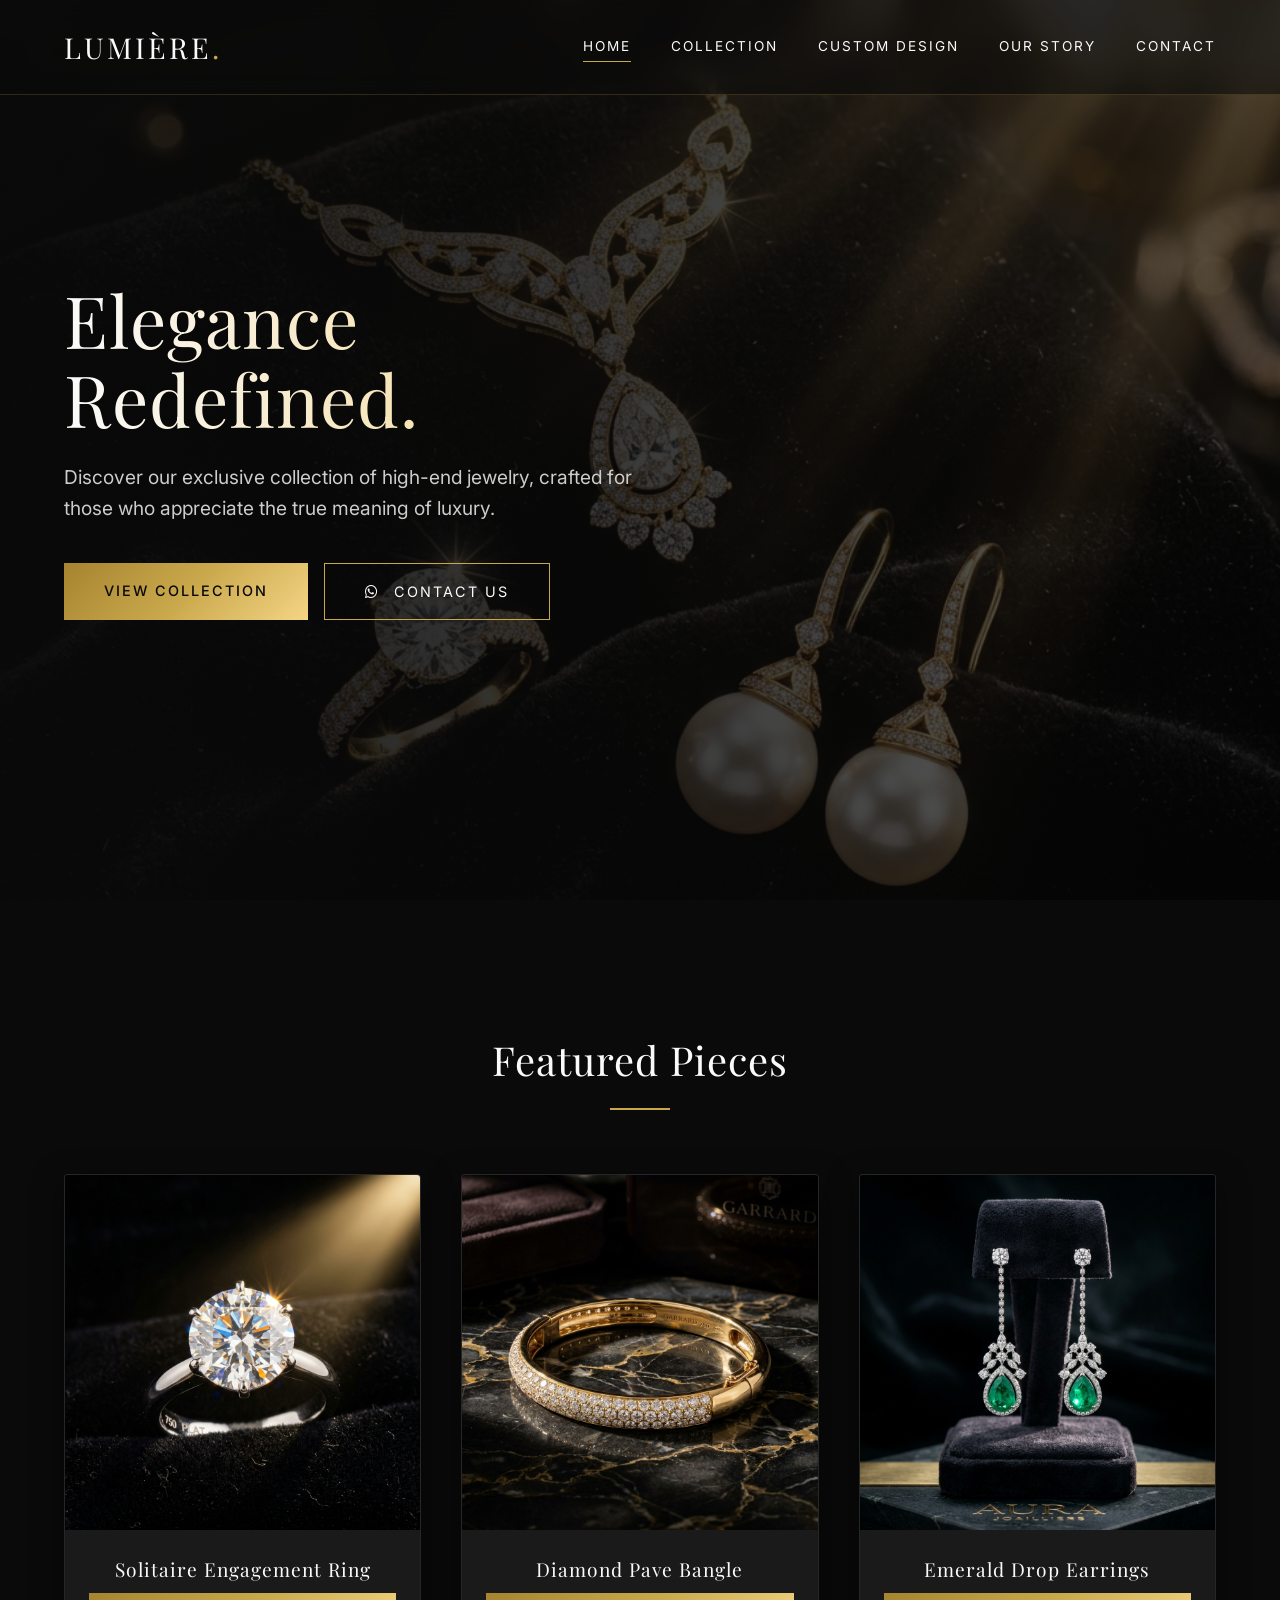
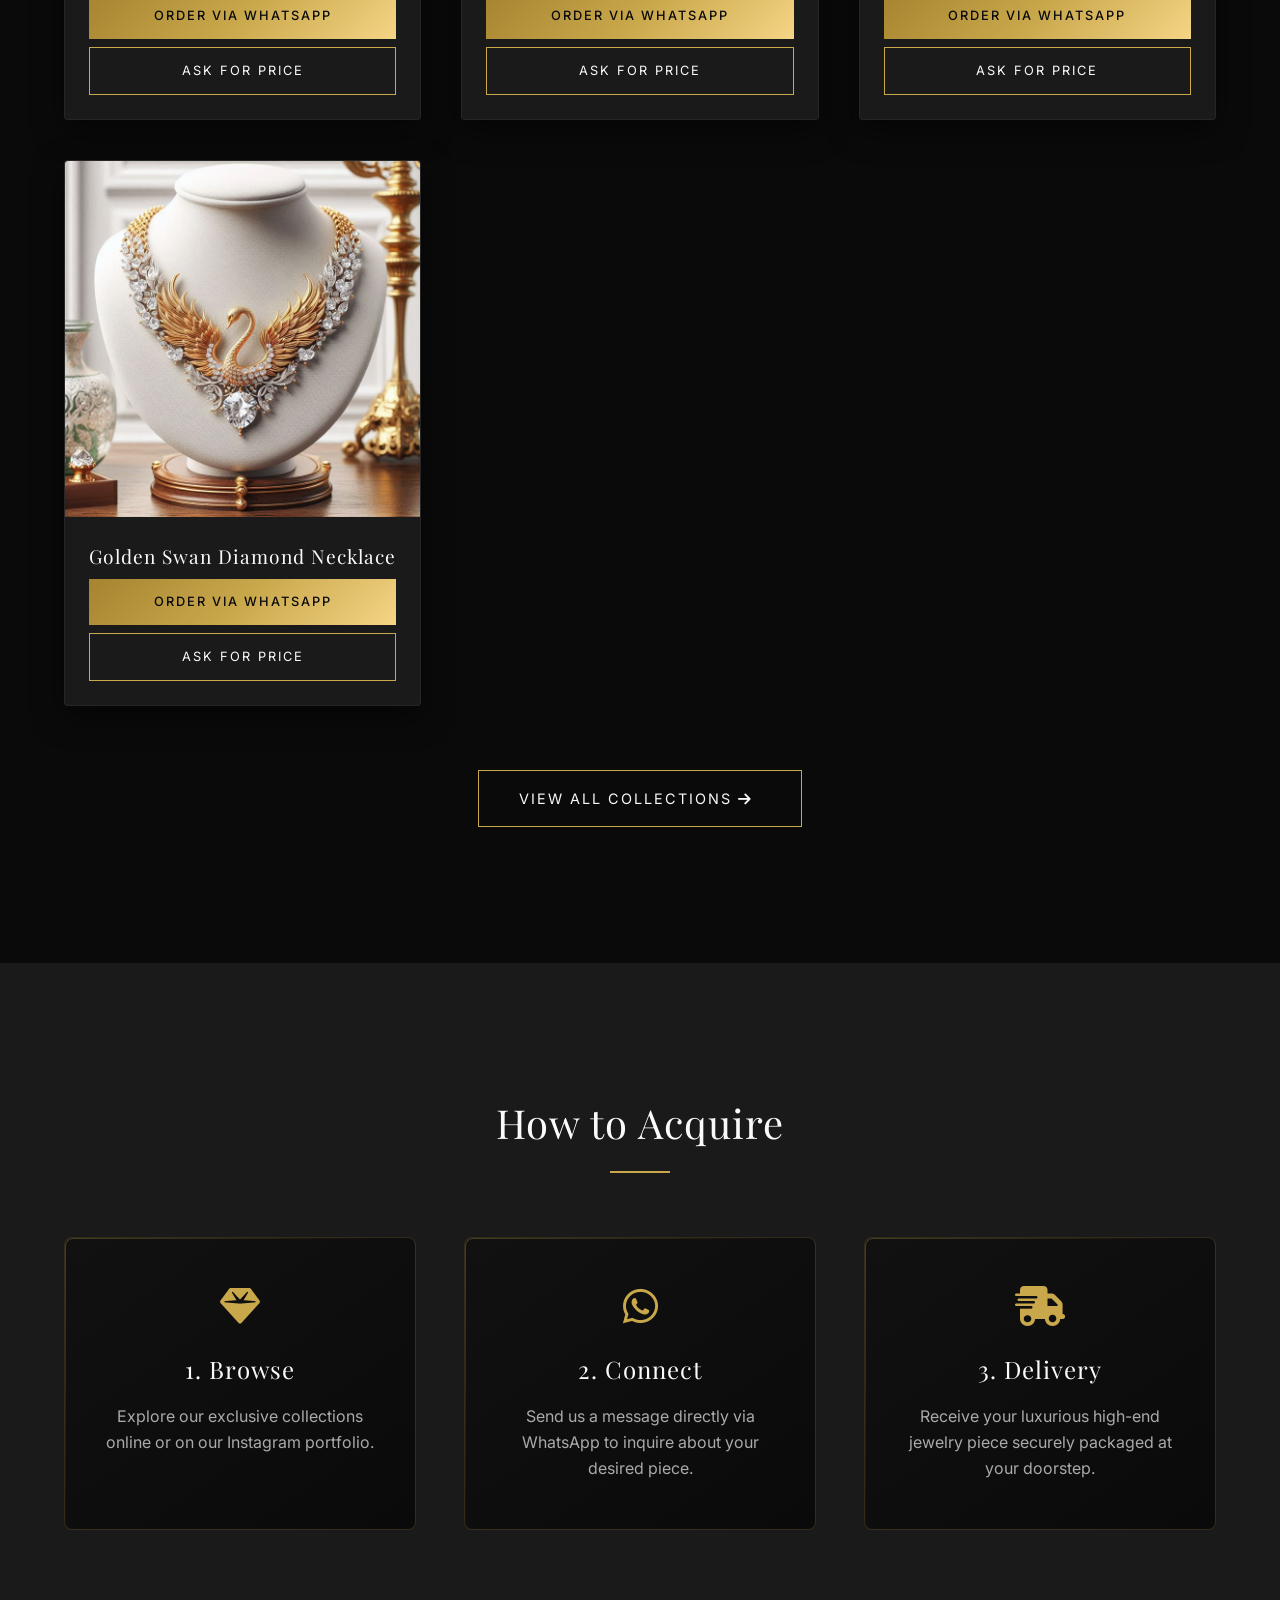
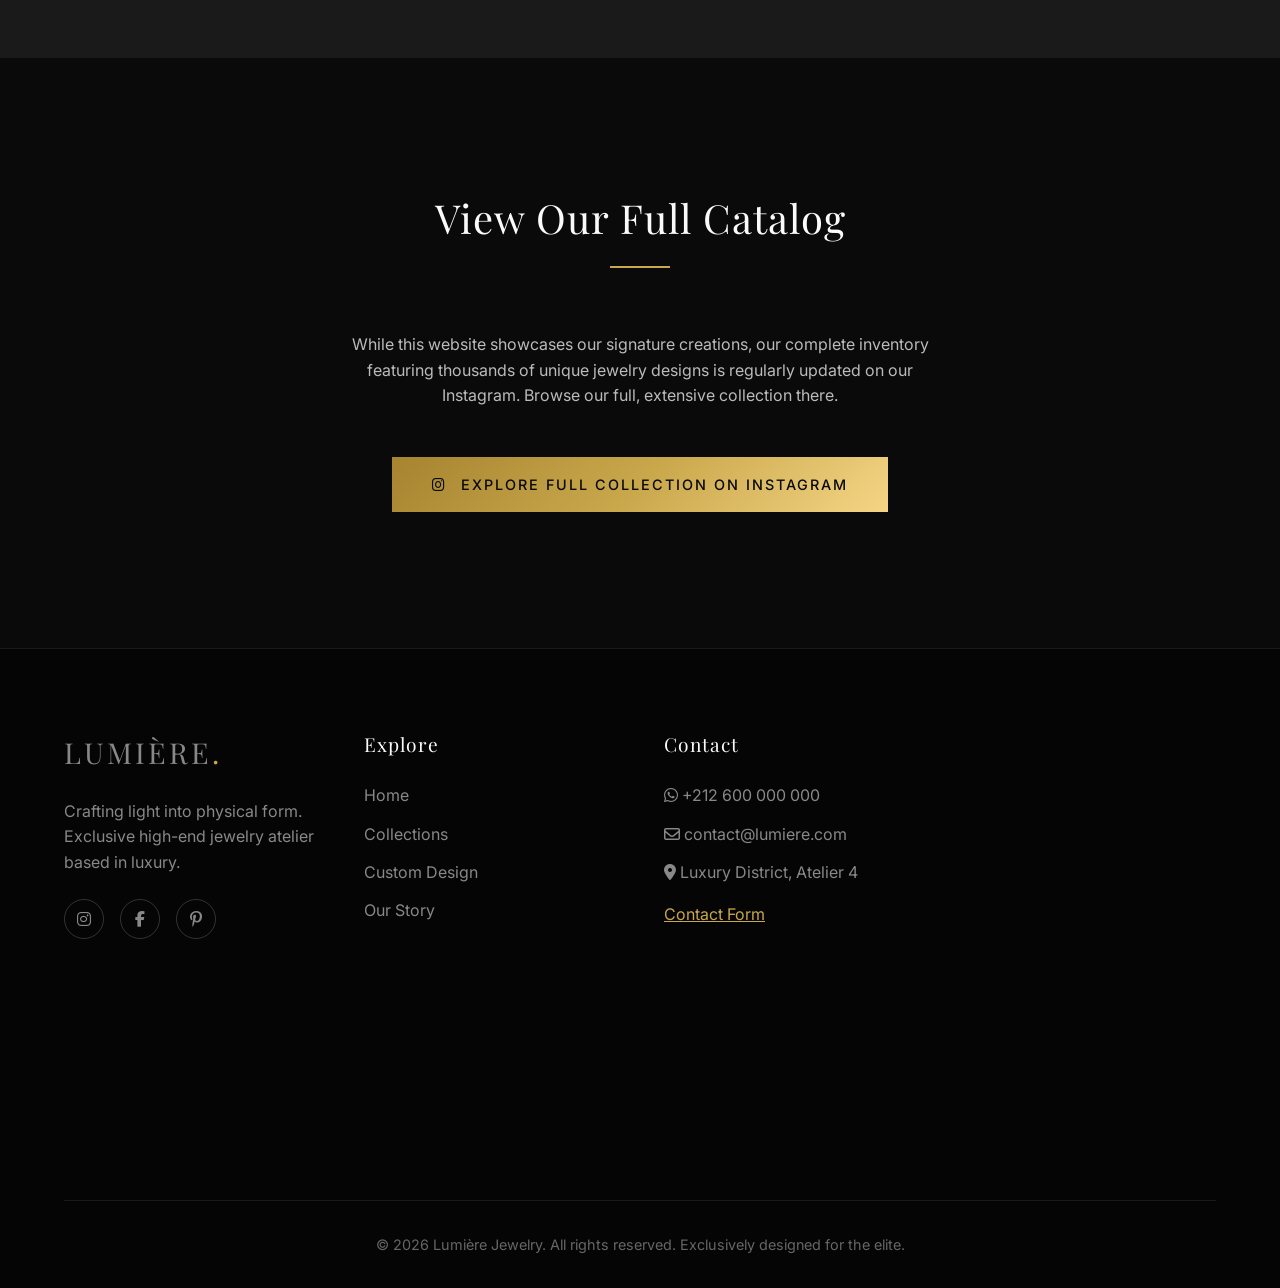
<file: index.html>
<!DOCTYPE html>
<html lang="en">
<head>
    <meta charset="UTF-8">
    <meta name="viewport" content="width=device-width, initial-scale=1.0">
    <title>Lumière Jewelry | Masterpieces of Light</title>
    
    <!-- Google Fonts -->
    <link rel="preconnect" href="https://fonts.googleapis.com">
    <link rel="preconnect" href="https://fonts.gstatic.com" crossorigin>
    <link href="https://fonts.googleapis.com/css2?family=Inter:wght@300;400;500;600&family=Playfair+Display:ital,wght@0,400;0,500;0,600;0,700;1,400&display=swap" rel="stylesheet">
    
    <!-- FontAwesome Icons -->
    <link rel="stylesheet" href="https://cdnjs.cloudflare.com/ajax/libs/font-awesome/6.4.0/css/all.min.css">
    
    <!-- Main CSS -->
    <link rel="stylesheet" href="css/style.css">
</head>
<body>

    <!-- Navigation -->
    <nav class="navbar">
        <a href="index.html" class="brand-logo">Lumière<span>.</span></a>
        
        <div class="nav-links">
            <a href="index.html" class="active">Home</a>
            <a href="collection.html">Collection</a>
            <a href="custom.html">Custom Design</a>
            <a href="about.html">Our Story</a>
            <a href="contact.html">Contact</a>
        </div>
        
        <button class="mobile-menu-btn">
            <i class="fas fa-bars"></i>
        </button>
    </nav>

    <!-- Hero Section -->
    <header class="hero">
        <div class="hero-bg"></div>
        <div class="hero-overlay"></div>
        
        <div class="hero-content">
            <h1>Elegance<br>Redefined.</h1>
            <p>Discover our exclusive collection of high-end jewelry, crafted for those who appreciate the true meaning of luxury.</p>
            
            <div class="hero-ctas">
                <a href="collection.html" class="btn btn-solid">View Collection</a>
                <a href="#" class="btn wa-btn" data-action="general"><i class="fab fa-whatsapp"></i> Contact Us</a>
            </div>
        </div>
    </header>

    <!-- Featured Collection -->
    <section class="section">
        <h2 class="section-title reveal">Featured Pieces</h2>
        
        <div class="product-grid">
            <!-- Product 1 -->
            <div class="product-card reveal">
                <div class="product-img-wrapper">
                    <img src="images/ring-01.png" alt="Solitaire Engagement Ring" onerror="this.src='images/hero.png'">
                </div>
                <div class="product-info">
                    <h3 class="product-title">Solitaire Engagement Ring</h3>
                    <div class="product-actions">
                        <a href="#" class="btn btn-solid wa-btn" data-action="order" data-item="Solitaire Engagement Ring">Order via WhatsApp</a>
                        <a href="#" class="btn wa-btn" data-action="price" data-item="Solitaire Engagement Ring">Ask for Price</a>
                    </div>
                </div>
            </div>
            
            <!-- Product 2 -->
            <div class="product-card reveal" style="transition-delay: 0.1s">
                <div class="product-img-wrapper">
                    <img src="images/bracelet-01.png" alt="Diamond Pave Bangle" onerror="this.src='images/hero.png'">
                </div>
                <div class="product-info">
                    <h3 class="product-title">Diamond Pave Bangle</h3>
                    <div class="product-actions">
                        <a href="#" class="btn btn-solid wa-btn" data-action="order" data-item="Diamond Pave Bangle">Order via WhatsApp</a>
                        <a href="#" class="btn wa-btn" data-action="price" data-item="Diamond Pave Bangle">Ask for Price</a>
                    </div>
                </div>
            </div>
            
            <!-- Product 3 -->
            <div class="product-card reveal" style="transition-delay: 0.2s">
                <div class="product-img-wrapper">
                    <img src="images/earrings-01.png" alt="Emerald Drop Earrings" onerror="this.src='images/hero.png'">
                </div>
                <div class="product-info">
                    <h3 class="product-title">Emerald Drop Earrings</h3>
                    <div class="product-actions">
                        <a href="#" class="btn btn-solid wa-btn" data-action="order" data-item="Emerald Drop Earrings">Order via WhatsApp</a>
                        <a href="#" class="btn wa-btn" data-action="price" data-item="Emerald Drop Earrings">Ask for Price</a>
                    </div>
                </div>
            </div>
            
            <!-- Product 4 -->
            <div class="product-card reveal" style="transition-delay: 0.3s">
                <div class="product-img-wrapper">
                    <img src="images/1.jpg" alt="Golden Swan Diamond Necklace">
                </div>
                <div class="product-info">
                    <h3 class="product-title">Golden Swan Diamond Necklace</h3>
                    <div class="product-actions">
                        <a href="#" class="btn btn-solid wa-btn" data-action="order" data-item="Golden Swan Diamond Necklace">Order via WhatsApp</a>
                        <a href="#" class="btn wa-btn" data-action="price" data-item="Golden Swan Diamond Necklace">Ask for Price</a>
                    </div>
                </div>
            </div>
        </div>
        
        <div style="text-align: center; margin-top: 4rem;">
            <a href="collection.html" class="btn">View All Collections <i class="fas fa-arrow-right"></i></a>
        </div>
    </section>

    <!-- How It Works Section -->
    <section class="section" style="background-color: var(--black-light);">
        <h2 class="section-title reveal">How to Acquire</h2>
        
        <div class="steps-grid">
            <div class="step-card reveal">
                <i class="fas fa-gem step-icon"></i>
                <h3 class="step-title">1. Browse</h3>
                <p class="step-desc">Explore our exclusive collections online or on our Instagram portfolio.</p>
            </div>
            
            <div class="step-card reveal" style="transition-delay: 0.1s">
                <i class="fab fa-whatsapp step-icon"></i>
                <h3 class="step-title">2. Connect</h3>
                <p class="step-desc">Send us a message directly via WhatsApp to inquire about your desired piece.</p>
            </div>
            
            <div class="step-card reveal" style="transition-delay: 0.2s">
                <i class="fas fa-shipping-fast step-icon"></i>
                <h3 class="step-title">3. Delivery</h3>
                <p class="step-desc">Receive your luxurious high-end jewelry piece securely packaged at your doorstep.</p>
            </div>
        </div>
    </section>

    <!-- Instagram Teaser -->
    <section class="section" style="text-align: center;">
        <h2 class="section-title reveal">View Our Full Catalog</h2>
        <p class="reveal" style="color: #bbb; max-width: 600px; margin: 0 auto 3rem;">While this website showcases our signature creations, our complete inventory featuring thousands of unique jewelry designs is regularly updated on our Instagram. Browse our full, extensive collection there.</p>
        <a href="https://instagram.com" target="_blank" class="btn btn-solid reveal"><i class="fab fa-instagram"></i> Explore Full Collection on Instagram</a>
    </section>

    <!-- Footer -->
    <footer>
        <div class="footer-grid">
            <div class="footer-col">
                <a href="index.html" class="brand-logo" style="margin-bottom: 1.5rem; display: block;">Lumière<span>.</span></a>
                <p>Crafting light into physical form. Exclusive high-end jewelry atelier based in luxury.</p>
                <div class="social-links" style="margin-top: 1.5rem;">
                    <a href="https://instagram.com"><i class="fab fa-instagram"></i></a>
                    <a href="https://facebook.com"><i class="fab fa-facebook-f"></i></a>
                    <a href="https://pinterest.com"><i class="fab fa-pinterest-p"></i></a>
                </div>
            </div>
            
            <div class="footer-col">
                <h3>Explore</h3>
                <a href="index.html">Home</a>
                <a href="collection.html">Collections</a>
                <a href="custom.html">Custom Design</a>
                <a href="about.html">Our Story</a>
            </div>
            
            <div class="footer-col">
                <h3>Contact</h3>
                <a href="#" class="wa-btn" data-action="general"><i class="fab fa-whatsapp"></i> +212 600 000 000</a>
                <a href="mailto:contact@lumierejewelry.com"><i class="far fa-envelope"></i> contact@lumiere.com</a>
                <p><i class="fas fa-map-marker-alt"></i> Luxury District, Atelier 4</p>
                <a href="contact.html" style="margin-top: 1rem; color: var(--gold); text-decoration: underline;">Contact Form</a>
            </div>
            
            <div class="footer-col map-container">
                <iframe src="https://www.google.com/maps/embed?pb=!1m18!1m12!1m3!1d3323.846458428178!2d-7.632661884797089!3d33.58334468073602!2m3!1f0!2f0!3f0!3m2!1i1024!2i768!4f13.1!3m3!1m2!1s0xda7d2bcf398b1b1%3A0xe54df9c39cc5a51c!2sTwin%20Center%2C%20Casablanca!5e0!3m2!1sen!2sma!4v1628104523674!5m2!1sen!2sma" allowfullscreen="" loading="lazy"></iframe>
            </div>
        </div>
        
        <div class="footer-bottom">
            <p>&copy; 2026 Lumière Jewelry. All rights reserved. Exclusively designed for the elite.</p>
        </div>
    </footer>

    <!-- Scripts -->
    <script src="js/main.js"></script>
</body>
</html>
</file>
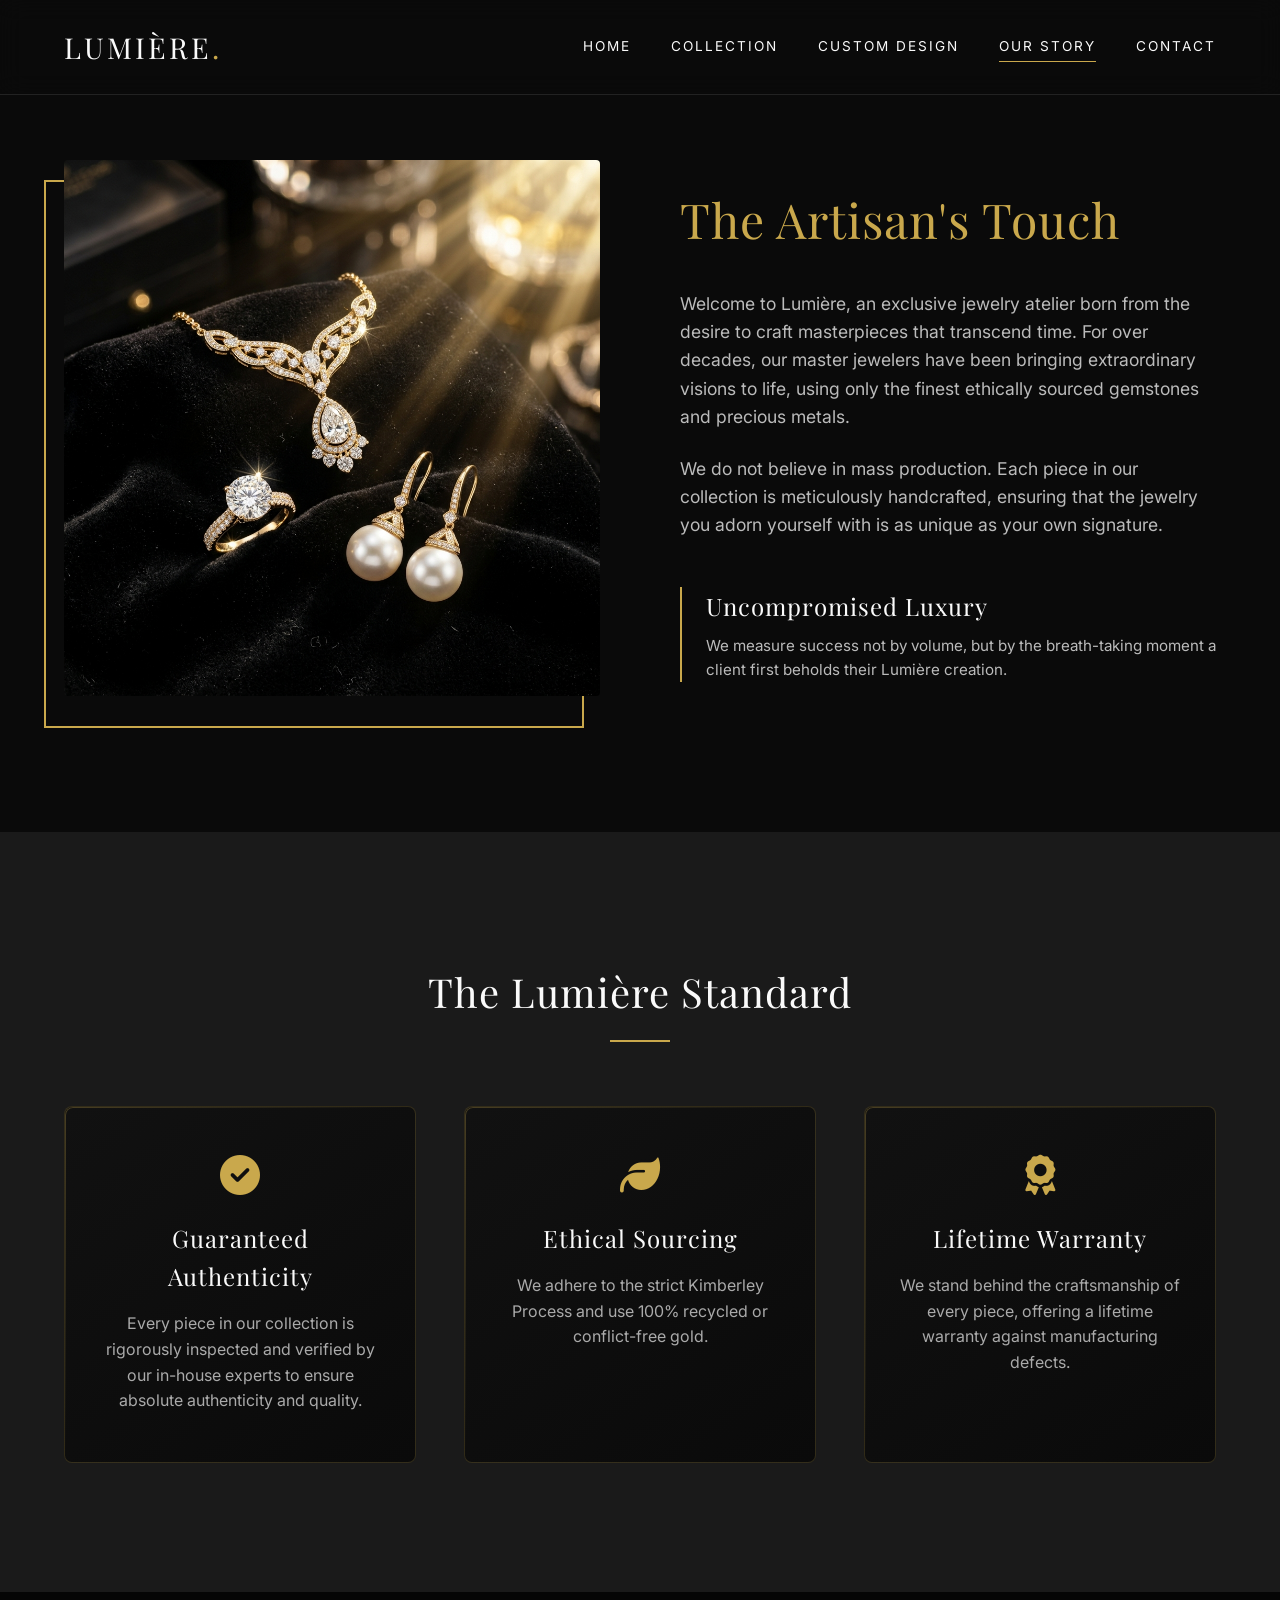
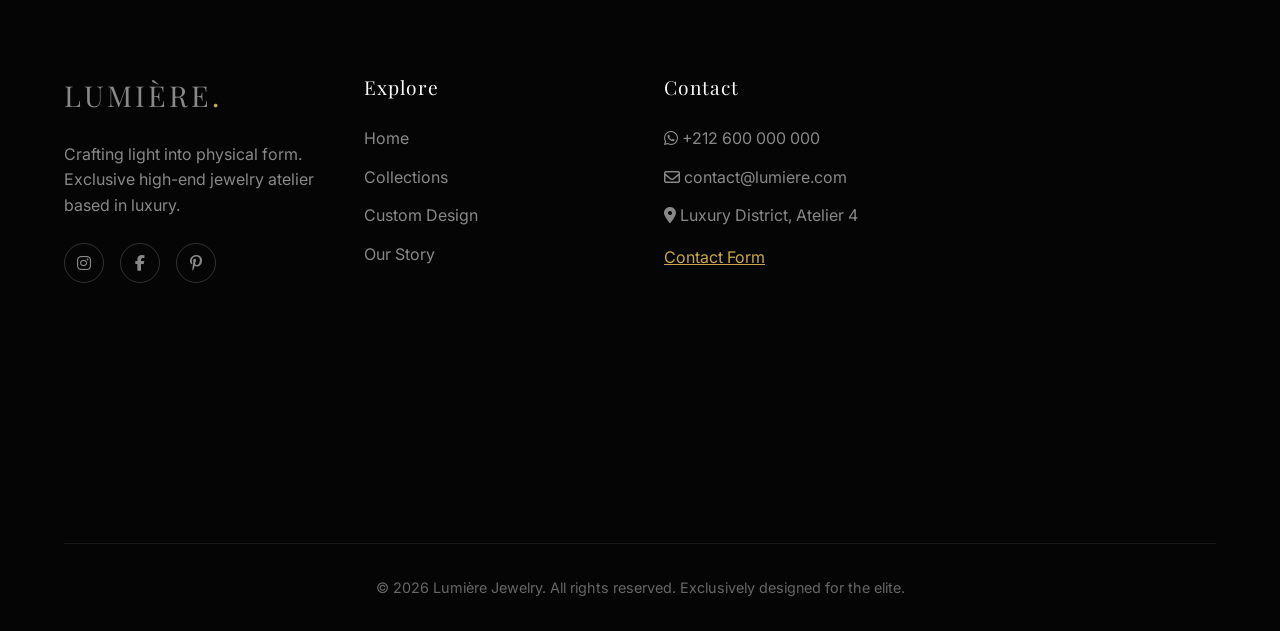
<file: about.html>
<!DOCTYPE html>
<html lang="en">
<head>
    <meta charset="UTF-8">
    <meta name="viewport" content="width=device-width, initial-scale=1.0">
    <title>Our Story | Lumière Jewelry</title>
    
    <!-- Google Fonts -->
    <link rel="preconnect" href="https://fonts.googleapis.com">
    <link rel="preconnect" href="https://fonts.gstatic.com" crossorigin>
    <link href="https://fonts.googleapis.com/css2?family=Inter:wght@300;400;500;600&family=Playfair+Display:ital,wght@0,400;0,500;0,600;0,700;1,400&display=swap" rel="stylesheet">
    
    <!-- FontAwesome Icons -->
    <link rel="stylesheet" href="https://cdnjs.cloudflare.com/ajax/libs/font-awesome/6.4.0/css/all.min.css">
    
    <!-- Main CSS -->
    <link rel="stylesheet" href="css/style.css">
</head>
<body>

    <!-- Navigation -->
    <nav class="navbar" style="background: rgba(10, 10, 10, 0.95); border-bottom: 1px solid #222;">
        <a href="index.html" class="brand-logo">Lumière<span>.</span></a>
        
        <div class="nav-links">
            <a href="index.html">Home</a>
            <a href="collection.html">Collection</a>
            <a href="custom.html">Custom Design</a>
            <a href="about.html" class="active">Our Story</a>
            <a href="contact.html">Contact</a>
        </div>
        
        <button class="mobile-menu-btn">
            <i class="fas fa-bars"></i>
        </button>
    </nav>

    <!-- About Section -->
    <section class="section" style="padding-top: 10rem;">
        <div class="about-grid">
            <div class="about-img reveal">
                <!-- Fallback to hero for workspace since generation failed -->
                <img src="images/hero.png" alt="Jewelry creation process">
            </div>
            
            <div class="about-text reveal">
                <h1 class="serif" style="font-size: 3rem; margin-bottom: 2rem; color: var(--gold);">The Artisan's Touch</h1>
                
                <p>Welcome to Lumière, an exclusive jewelry atelier born from the desire to craft masterpieces that transcend time. For over decades, our master jewelers have been bringing extraordinary visions to life, using only the finest ethically sourced gemstones and precious metals.</p>
                
                <p>We do not believe in mass production. Each piece in our collection is meticulously handcrafted, ensuring that the jewelry you adorn yourself with is as unique as your own signature.</p>
                
                <div style="margin-top: 3rem; padding-left: 1.5rem; border-left: 2px solid var(--gold);">
                    <h4 class="serif" style="font-size: 1.5rem; margin-bottom: 0.5rem; color: var(--white);">Uncompromised Luxury</h4>
                    <p style="font-size: 0.95rem; margin-bottom: 0;">We measure success not by volume, but by the breath-taking moment a client first beholds their Lumière creation.</p>
                </div>
            </div>
        </div>
    </section>

    <!-- Trust Elements -->
    <section class="section" style="background-color: var(--black-light);">
        <h2 class="section-title reveal">The Lumière Standard</h2>
        
        <div class="steps-grid">
            <div class="step-card reveal">
                <i class="fas fa-check-circle step-icon"></i>
                <h3 class="step-title">Guaranteed Authenticity</h3>
                <p class="step-desc">Every piece in our collection is rigorously inspected and verified by our in-house experts to ensure absolute authenticity and quality.</p>
            </div>
            
            <div class="step-card reveal" style="transition-delay: 0.1s">
                <i class="fas fa-leaf step-icon"></i>
                <h3 class="step-title">Ethical Sourcing</h3>
                <p class="step-desc">We adhere to the strict Kimberley Process and use 100% recycled or conflict-free gold.</p>
            </div>
            
            <div class="step-card reveal" style="transition-delay: 0.2s">
                <i class="fas fa-award step-icon"></i>
                <h3 class="step-title">Lifetime Warranty</h3>
                <p class="step-desc">We stand behind the craftsmanship of every piece, offering a lifetime warranty against manufacturing defects.</p>
            </div>
        </div>
    </section>

    <!-- Footer -->
    <footer>
        <div class="footer-grid">
            <div class="footer-col">
                <a href="index.html" class="brand-logo" style="margin-bottom: 1.5rem; display: block;">Lumière<span>.</span></a>
                <p>Crafting light into physical form. Exclusive high-end jewelry atelier based in luxury.</p>
                <div class="social-links" style="margin-top: 1.5rem;">
                    <a href="https://instagram.com"><i class="fab fa-instagram"></i></a>
                    <a href="https://facebook.com"><i class="fab fa-facebook-f"></i></a>
                    <a href="https://pinterest.com"><i class="fab fa-pinterest-p"></i></a>
                </div>
            </div>
            
            <div class="footer-col">
                <h3>Explore</h3>
                <a href="index.html">Home</a>
                <a href="collection.html">Collections</a>
                <a href="custom.html">Custom Design</a>
                <a href="about.html">Our Story</a>
            </div>
            
            <div class="footer-col">
                <h3>Contact</h3>
                <a href="#" class="wa-btn" data-action="general"><i class="fab fa-whatsapp"></i> +212 600 000 000</a>
                <a href="mailto:contact@lumierejewelry.com"><i class="far fa-envelope"></i> contact@lumiere.com</a>
                <p><i class="fas fa-map-marker-alt"></i> Luxury District, Atelier 4</p>
                <a href="contact.html" style="margin-top: 1rem; color: var(--gold); text-decoration: underline;">Contact Form</a>
            </div>
            
            <div class="footer-col map-container">
                <iframe src="https://www.google.com/maps/embed?pb=!1m18!1m12!1m3!1d3323.846458428178!2d-7.632661884797089!3d33.58334468073602!2m3!1f0!2f0!3f0!3m2!1i1024!2i768!4f13.1!3m3!1m2!1s0xda7d2bcf398b1b1%3A0xe54df9c39cc5a51c!2sTwin%20Center%2C%20Casablanca!5e0!3m2!1sen!2sma!4v1628104523674!5m2!1sen!2sma" allowfullscreen="" loading="lazy"></iframe>
            </div>
        </div>
        
        <div class="footer-bottom">
            <p>&copy; 2026 Lumière Jewelry. All rights reserved. Exclusively designed for the elite.</p>
        </div>
    </footer>

    <!-- Scripts -->
    <script src="js/main.js"></script>
</body>
</html>
</file>
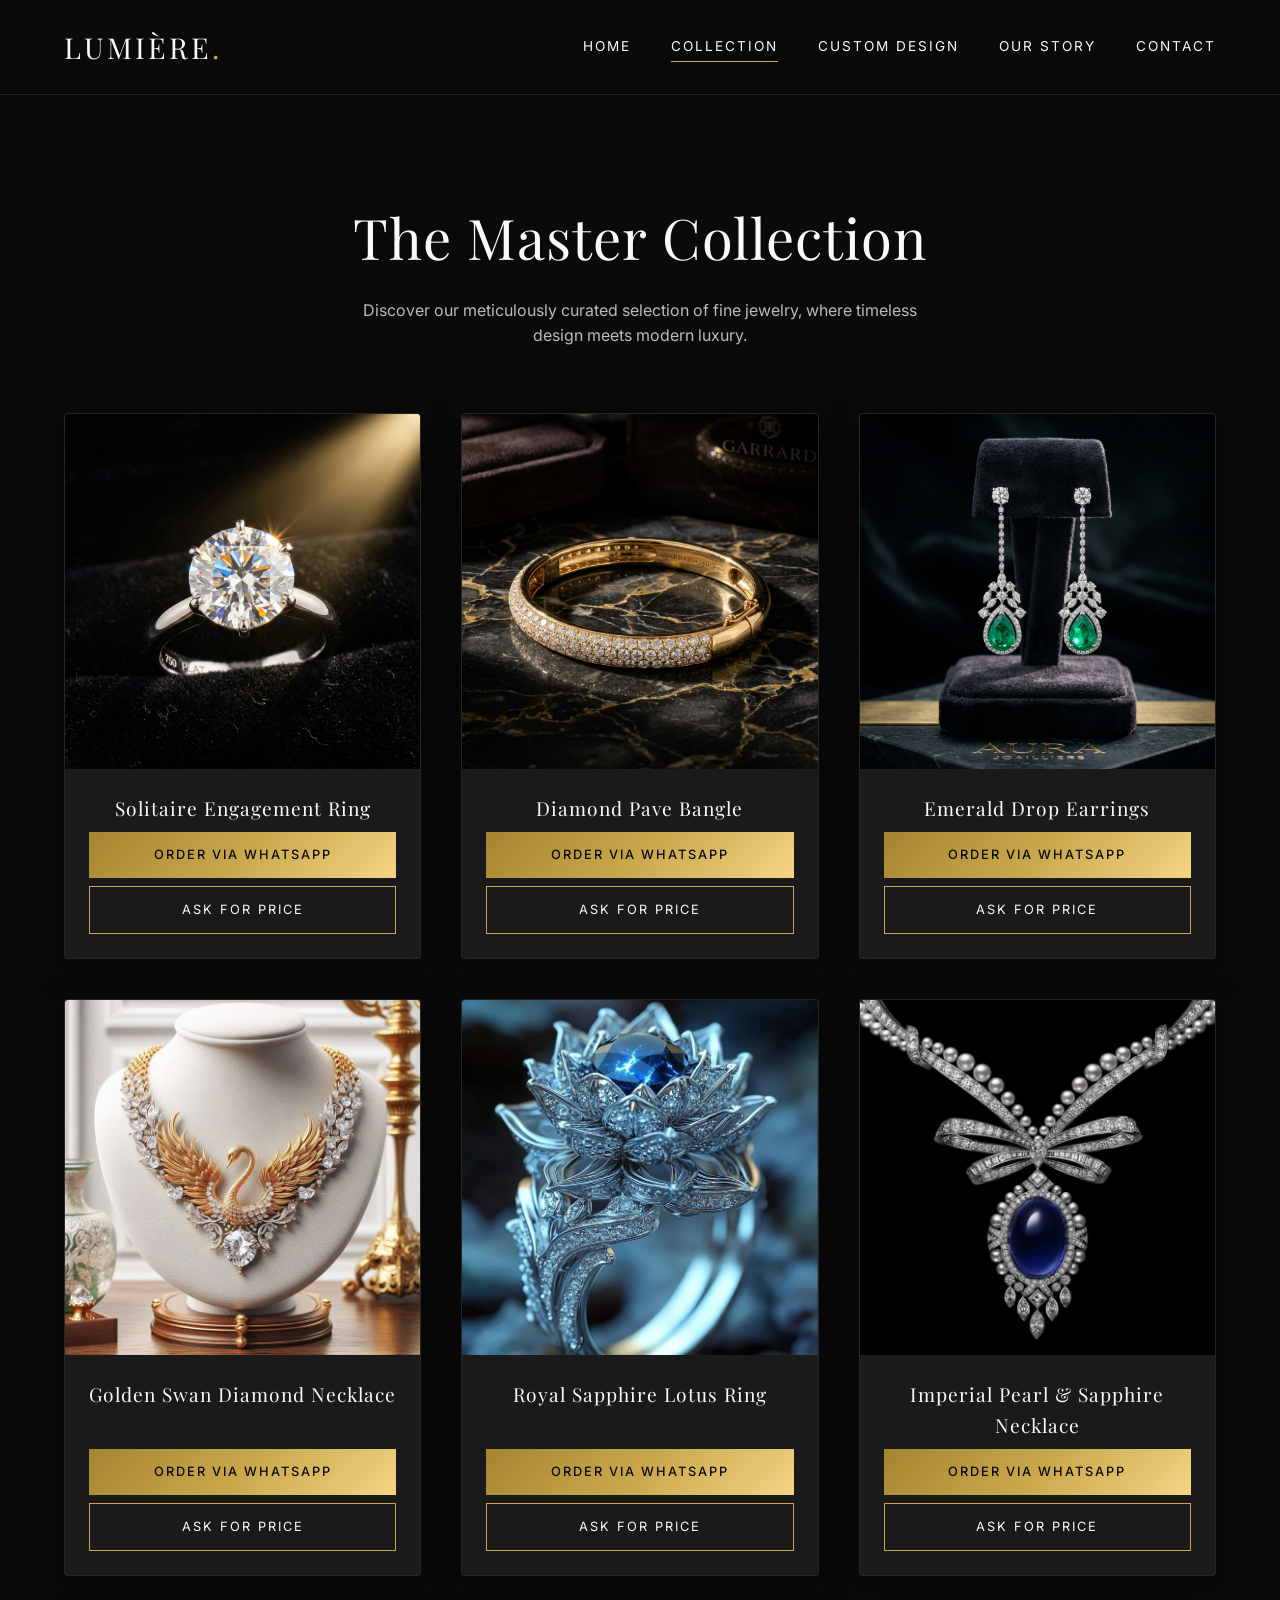
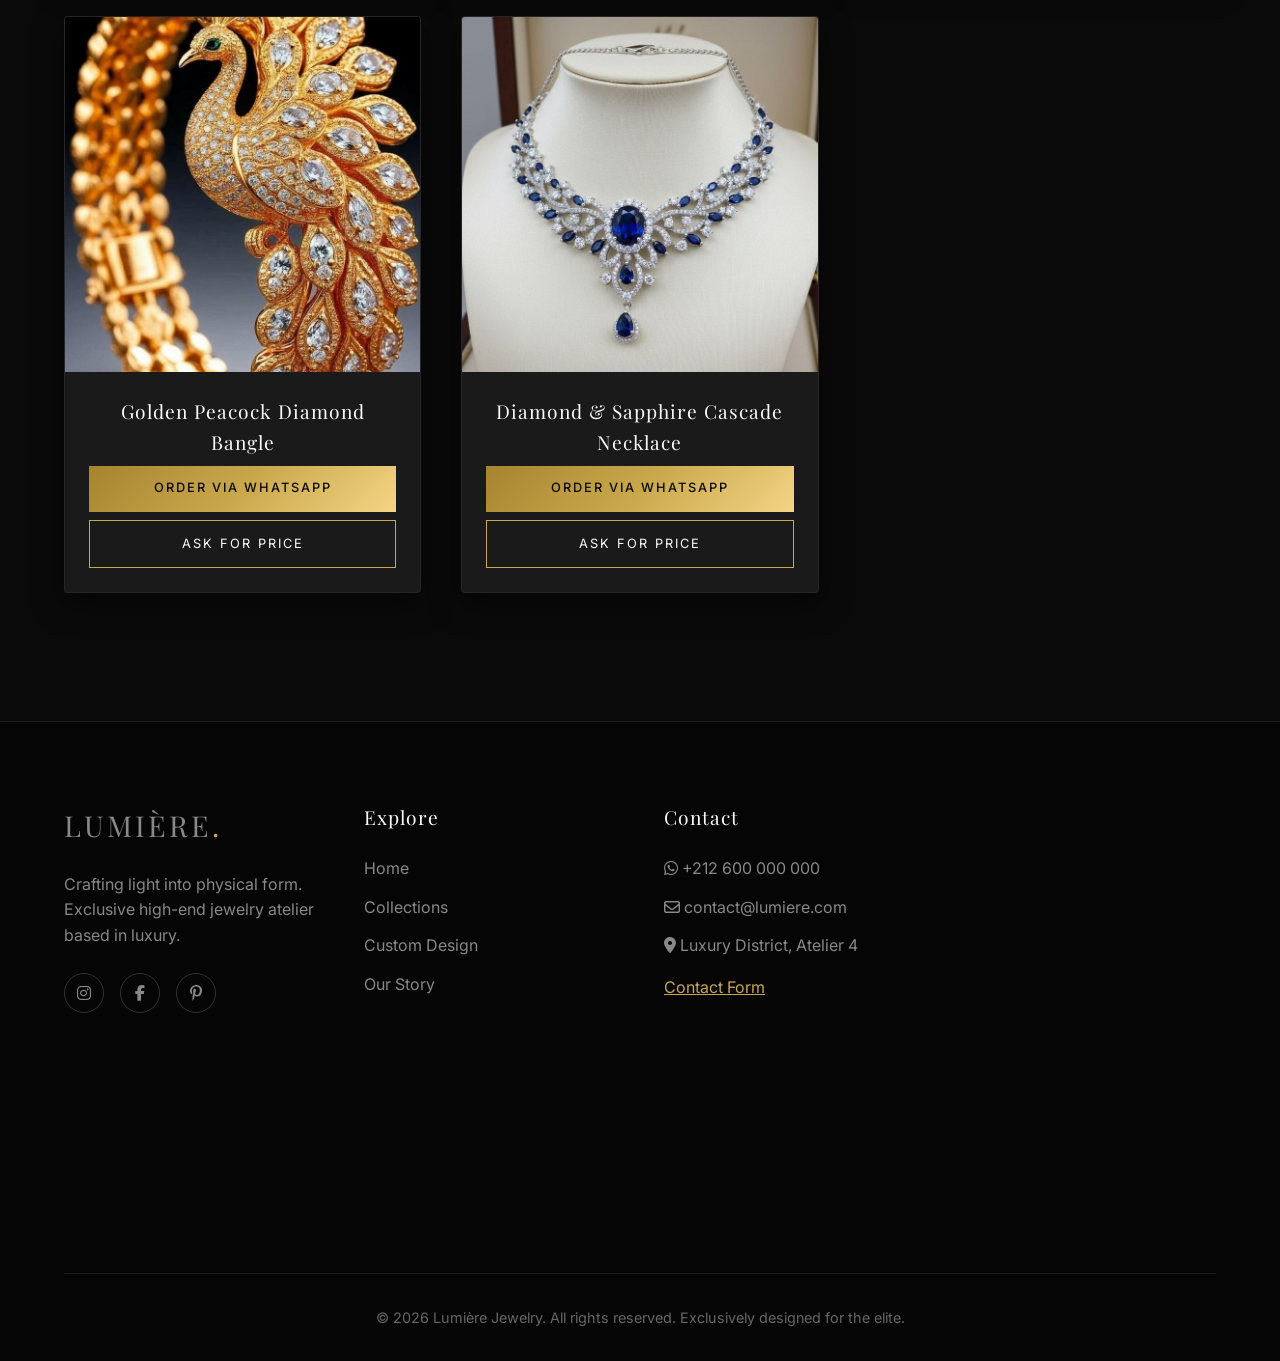
<file: collection.html>
<!DOCTYPE html>
<html lang="en">
<head>
    <meta charset="UTF-8">
    <meta name="viewport" content="width=device-width, initial-scale=1.0">
    <title>The Collection | Lumière Jewelry</title>
    
    <!-- Google Fonts -->
    <link rel="preconnect" href="https://fonts.googleapis.com">
    <link rel="preconnect" href="https://fonts.gstatic.com" crossorigin>
    <link href="https://fonts.googleapis.com/css2?family=Inter:wght@300;400;500;600&family=Playfair+Display:ital,wght@0,400;0,500;0,600;0,700;1,400&display=swap" rel="stylesheet">
    
    <!-- FontAwesome Icons -->
    <link rel="stylesheet" href="https://cdnjs.cloudflare.com/ajax/libs/font-awesome/6.4.0/css/all.min.css">
    
    <!-- Main CSS -->
    <link rel="stylesheet" href="css/style.css">
</head>
<body>

    <!-- Navigation -->
    <nav class="navbar" style="background: rgba(10, 10, 10, 0.95); border-bottom: 1px solid #222;">
        <a href="index.html" class="brand-logo">Lumière<span>.</span></a>
        
        <div class="nav-links">
            <a href="index.html">Home</a>
            <a href="collection.html" class="active">Collection</a>
            <a href="custom.html">Custom Design</a>
            <a href="about.html">Our Story</a>
            <a href="contact.html">Contact</a>
        </div>
        
        <button class="mobile-menu-btn">
            <i class="fas fa-bars"></i>
        </button>
    </nav>

    <!-- Collection Header -->
    <header class="section" style="padding-top: 12rem; padding-bottom: 4rem; text-align: center;">
        <h1 class="serif reveal" style="font-size: 3.5rem; margin-bottom: 1rem;">The Master Collection</h1>
        <p class="reveal" style="color: #bbb; max-width: 600px; margin: 0 auto;">Discover our meticulously curated selection of fine jewelry, where timeless design meets modern luxury.</p>
    </header>

    <!-- Full Collection Grid -->
    <section class="section" style="padding-top: 0;">
        <div class="product-grid">
            <!-- Product 1 -->
            <div class="product-card reveal">
                <div class="product-img-wrapper">
                    <img src="images/ring-01.png" alt="Solitaire Engagement Ring" onerror="this.src='images/hero.png'">
                </div>
                <div class="product-info">
                    <h3 class="product-title">Solitaire Engagement Ring</h3>
                    <div class="product-actions">
                        <a href="#" class="btn btn-solid wa-btn" data-action="order" data-item="Solitaire Engagement Ring">Order via WhatsApp</a>
                        <a href="#" class="btn wa-btn" data-action="price" data-item="Solitaire Engagement Ring">Ask for Price</a>
                    </div>
                </div>
            </div>
            
            <!-- Product 2 -->
            <div class="product-card reveal">
                <div class="product-img-wrapper">
                    <img src="images/bracelet-01.png" alt="Diamond Pave Bangle" onerror="this.src='images/hero.png'">
                </div>
                <div class="product-info">
                    <h3 class="product-title">Diamond Pave Bangle</h3>
                    <div class="product-actions">
                        <a href="#" class="btn btn-solid wa-btn" data-action="order" data-item="Diamond Pave Bangle">Order via WhatsApp</a>
                        <a href="#" class="btn wa-btn" data-action="price" data-item="Diamond Pave Bangle">Ask for Price</a>
                    </div>
                </div>
            </div>
            
            <!-- Product 3 -->
            <div class="product-card reveal">
                <div class="product-img-wrapper">
                    <img src="images/earrings-01.png" alt="Emerald Drop Earrings" onerror="this.src='images/hero.png'">
                </div>
                <div class="product-info">
                    <h3 class="product-title">Emerald Drop Earrings</h3>
                    <div class="product-actions">
                        <a href="#" class="btn btn-solid wa-btn" data-action="order" data-item="Emerald Drop Earrings">Order via WhatsApp</a>
                        <a href="#" class="btn wa-btn" data-action="price" data-item="Emerald Drop Earrings">Ask for Price</a>
                    </div>
                </div>
            </div>

            <!-- Product 4 -->
            <div class="product-card reveal">
                <div class="product-img-wrapper">
                    <img src="images/1.jpg" alt="Golden Swan Diamond Necklace">
                </div>
                <div class="product-info">
                    <h3 class="product-title">Golden Swan Diamond Necklace</h3>
                    <div class="product-actions">
                        <a href="#" class="btn btn-solid wa-btn" data-action="order" data-item="Golden Swan Diamond Necklace">Order via WhatsApp</a>
                        <a href="#" class="btn wa-btn" data-action="price" data-item="Golden Swan Diamond Necklace">Ask for Price</a>
                    </div>
                </div>
            </div>

            <!-- Product 5 -->
            <div class="product-card reveal">
                <div class="product-img-wrapper">
                    <img src="images/4.jpg" alt="Royal Sapphire Lotus Ring">
                </div>
                <div class="product-info">
                    <h3 class="product-title">Royal Sapphire Lotus Ring</h3>
                    <div class="product-actions">
                        <a href="#" class="btn btn-solid wa-btn" data-action="order" data-item="Royal Sapphire Lotus Ring">Order via WhatsApp</a>
                        <a href="#" class="btn wa-btn" data-action="price" data-item="Royal Sapphire Lotus Ring">Ask for Price</a>
                    </div>
                </div>
            </div>

            <!-- Product 6 -->
            <div class="product-card reveal">
                <div class="product-img-wrapper">
                    <img src="images/8.jpg" alt="Imperial Pearl & Sapphire Necklace">
                </div>
                <div class="product-info">
                    <h3 class="product-title">Imperial Pearl & Sapphire Necklace</h3>
                    <div class="product-actions">
                        <a href="#" class="btn btn-solid wa-btn" data-action="order" data-item="Imperial Pearl & Sapphire Necklace">Order via WhatsApp</a>
                        <a href="#" class="btn wa-btn" data-action="price" data-item="Imperial Pearl & Sapphire Necklace">Ask for Price</a>
                    </div>
                </div>
            </div>
            
            <!-- Products 7-8 -->
            <div class="product-card reveal">
                <div class="product-img-wrapper">
                    <img src="images/3.jpg" alt="Golden Peacock Diamond Bangle">
                </div>
                <div class="product-info">
                    <h3 class="product-title">Golden Peacock Diamond Bangle</h3>
                    <div class="product-actions">
                        <a href="#" class="btn btn-solid wa-btn" data-action="order" data-item="Golden Peacock Diamond Bangle">Order via WhatsApp</a>
                        <a href="#" class="btn wa-btn" data-action="price" data-item="Golden Peacock Diamond Bangle">Ask for Price</a>
                    </div>
                </div>
            </div>

            <div class="product-card reveal">
                <div class="product-img-wrapper">
                    <img src="images/6.jpg" alt="Diamond & Sapphire Cascade Necklace">
                </div>
                <div class="product-info">
                    <h3 class="product-title">Diamond & Sapphire Cascade Necklace</h3>
                    <div class="product-actions">
                        <a href="#" class="btn btn-solid wa-btn" data-action="order" data-item="Diamond & Sapphire Cascade Necklace">Order via WhatsApp</a>
                        <a href="#" class="btn wa-btn" data-action="price" data-item="Diamond & Sapphire Cascade Necklace">Ask for Price</a>
                    </div>
                </div>
            </div>

        </div>
    </section>

    <!-- Footer -->
    <footer>
        <div class="footer-grid">
            <div class="footer-col">
                <a href="index.html" class="brand-logo" style="margin-bottom: 1.5rem; display: block;">Lumière<span>.</span></a>
                <p>Crafting light into physical form. Exclusive high-end jewelry atelier based in luxury.</p>
                <div class="social-links" style="margin-top: 1.5rem;">
                    <a href="https://instagram.com"><i class="fab fa-instagram"></i></a>
                    <a href="https://facebook.com"><i class="fab fa-facebook-f"></i></a>
                    <a href="https://pinterest.com"><i class="fab fa-pinterest-p"></i></a>
                </div>
            </div>
            
            <div class="footer-col">
                <h3>Explore</h3>
                <a href="index.html">Home</a>
                <a href="collection.html">Collections</a>
                <a href="custom.html">Custom Design</a>
                <a href="about.html">Our Story</a>
            </div>
            
            <div class="footer-col">
                <h3>Contact</h3>
                <a href="#" class="wa-btn" data-action="general"><i class="fab fa-whatsapp"></i> +212 600 000 000</a>
                <a href="mailto:contact@lumierejewelry.com"><i class="far fa-envelope"></i> contact@lumiere.com</a>
                <p><i class="fas fa-map-marker-alt"></i> Luxury District, Atelier 4</p>
                <a href="contact.html" style="margin-top: 1rem; color: var(--gold); text-decoration: underline;">Contact Form</a>
            </div>
            
            <div class="footer-col map-container">
                <iframe src="https://www.google.com/maps/embed?pb=!1m18!1m12!1m3!1d3323.846458428178!2d-7.632661884797089!3d33.58334468073602!2m3!1f0!2f0!3f0!3m2!1i1024!2i768!4f13.1!3m3!1m2!1s0xda7d2bcf398b1b1%3A0xe54df9c39cc5a51c!2sTwin%20Center%2C%20Casablanca!5e0!3m2!1sen!2sma!4v1628104523674!5m2!1sen!2sma" allowfullscreen="" loading="lazy"></iframe>
            </div>
        </div>
        
        <div class="footer-bottom">
            <p>&copy; 2026 Lumière Jewelry. All rights reserved. Exclusively designed for the elite.</p>
        </div>
    </footer>

    <!-- Scripts -->
    <script src="js/main.js"></script>
</body>
</html>
</file>
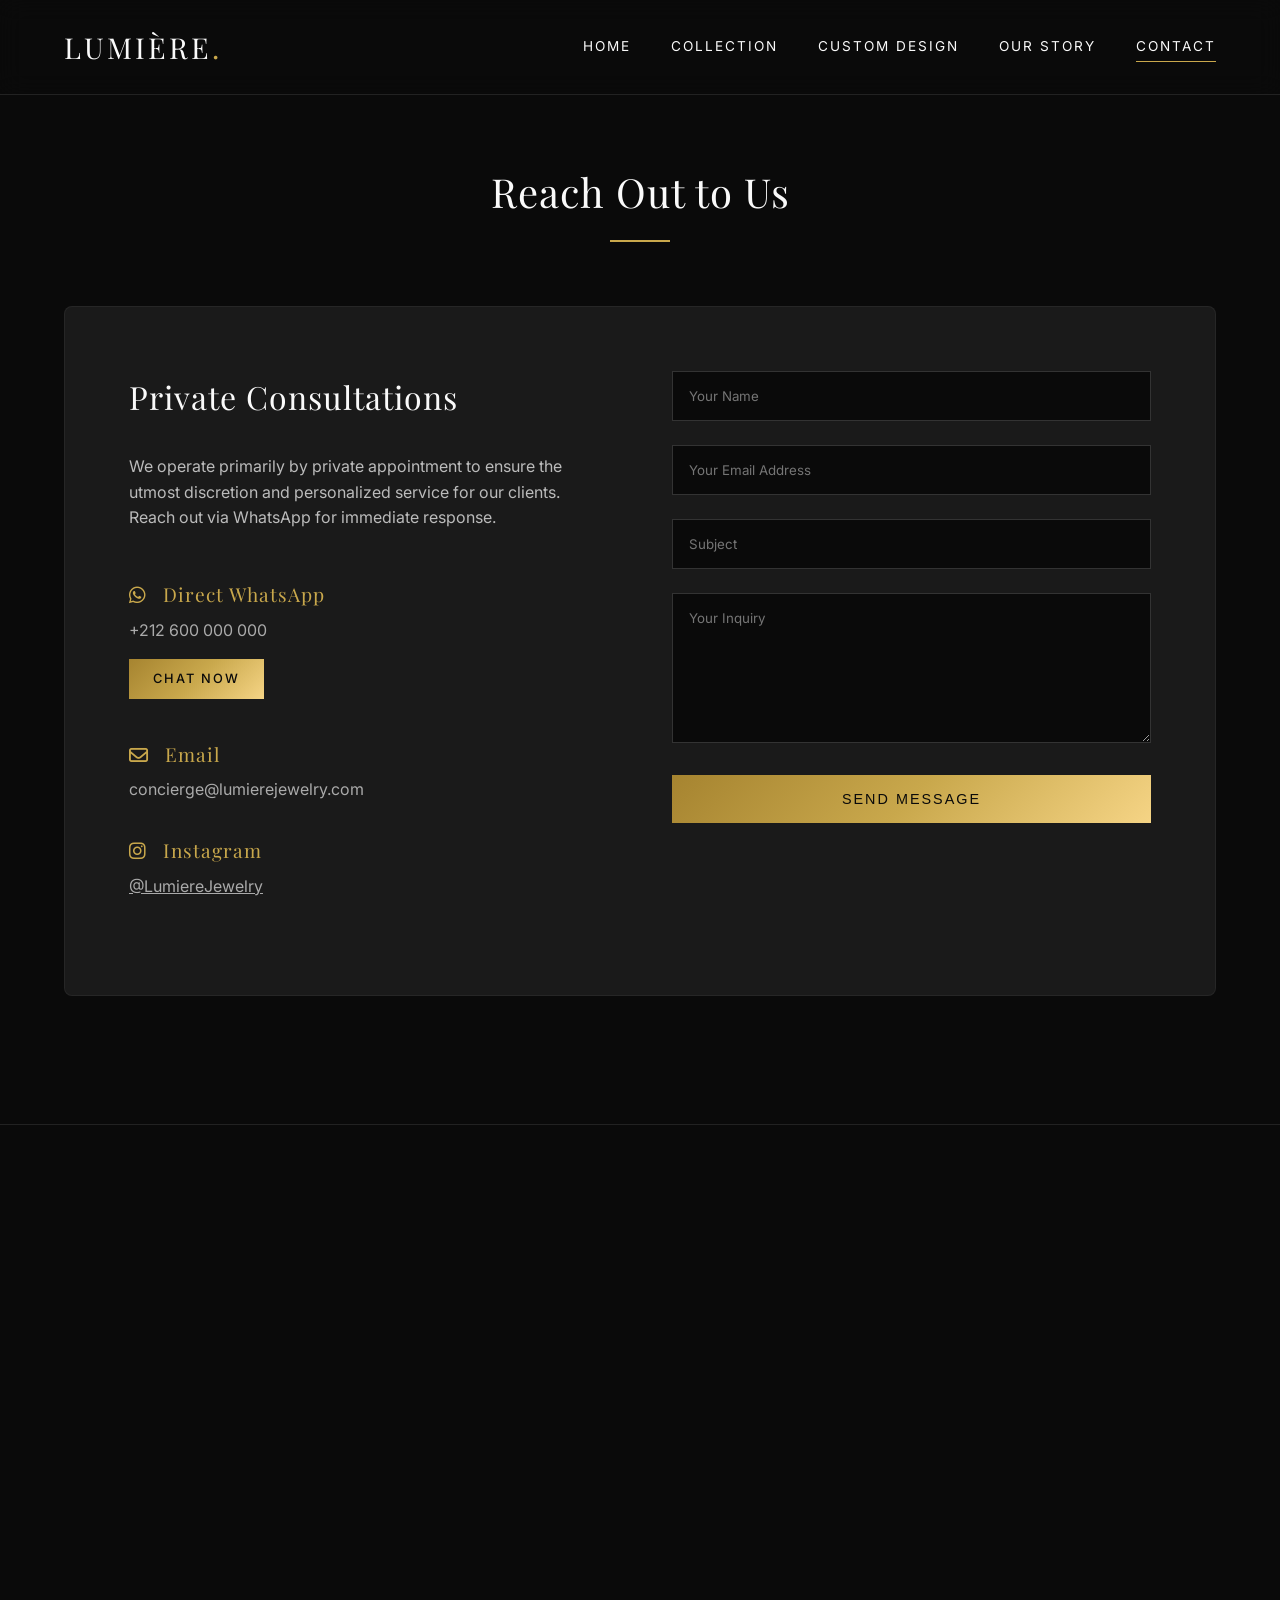
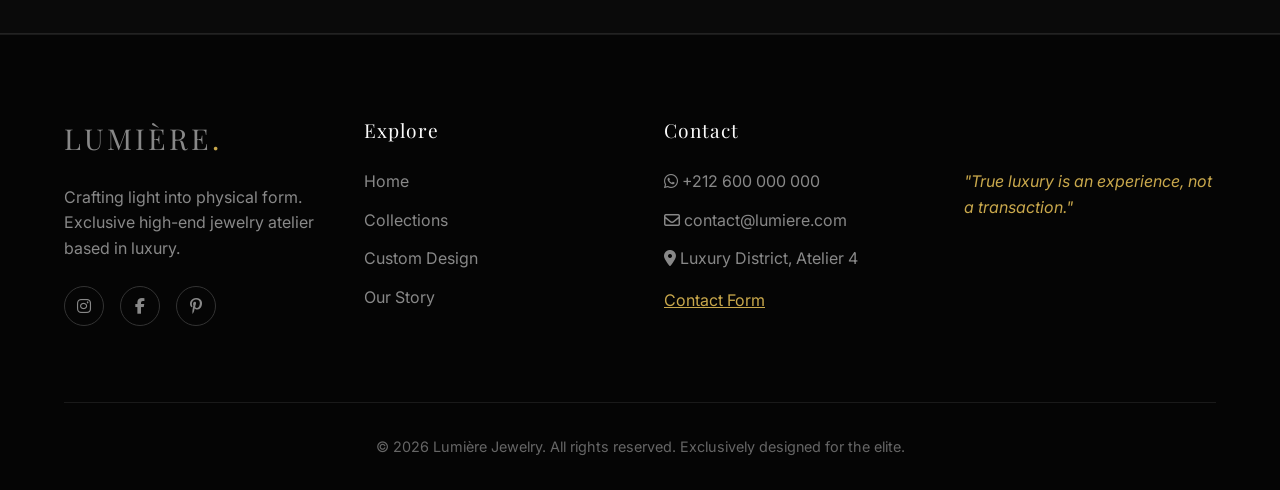
<file: contact.html>
<!DOCTYPE html>
<html lang="en">
<head>
    <meta charset="UTF-8">
    <meta name="viewport" content="width=device-width, initial-scale=1.0">
    <title>Contact Us | Lumière Jewelry</title>
    
    <!-- Google Fonts -->
    <link rel="preconnect" href="https://fonts.googleapis.com">
    <link rel="preconnect" href="https://fonts.gstatic.com" crossorigin>
    <link href="https://fonts.googleapis.com/css2?family=Inter:wght@300;400;500;600&family=Playfair+Display:ital,wght@0,400;0,500;0,600;0,700;1,400&display=swap" rel="stylesheet">
    
    <!-- FontAwesome Icons -->
    <link rel="stylesheet" href="https://cdnjs.cloudflare.com/ajax/libs/font-awesome/6.4.0/css/all.min.css">
    
    <!-- Main CSS -->
    <link rel="stylesheet" href="css/style.css">
</head>
<body>

    <!-- Navigation -->
    <nav class="navbar" style="background: rgba(10, 10, 10, 0.95); border-bottom: 1px solid #222;">
        <a href="index.html" class="brand-logo">Lumière<span>.</span></a>
        
        <div class="nav-links">
            <a href="index.html">Home</a>
            <a href="collection.html">Collection</a>
            <a href="custom.html">Custom Design</a>
            <a href="about.html">Our Story</a>
            <a href="contact.html" class="active">Contact</a>
        </div>
        
        <button class="mobile-menu-btn">
            <i class="fas fa-bars"></i>
        </button>
    </nav>

    <!-- Contact Section -->
    <section class="section" style="padding-top: 10rem;">
        <h1 class="section-title reveal">Reach Out to Us</h1>
        
        <div class="contact-container reveal">
            <!-- Info Side -->
            <div>
                <h3 class="serif" style="font-size: 2rem; margin-bottom: 2rem;">Private Consultations</h3>
                <p style="color: #bbb; margin-bottom: 3rem;">We operate primarily by private appointment to ensure the utmost discretion and personalized service for our clients. Reach out via WhatsApp for immediate response.</p>
                
                <div class="contact-info-block">
                    <h4><i class="fab fa-whatsapp" style="margin-right: 10px;"></i> Direct WhatsApp</h4>
                    <p>+212 600 000 000</p>
                    <a href="#" class="btn btn-solid wa-btn" data-action="general" style="margin-top: 1rem; padding: 0.6rem 1.5rem; font-size: 0.8rem;">Chat Now</a>
                </div>
                
                <div class="contact-info-block">
                    <h4><i class="far fa-envelope" style="margin-right: 10px;"></i> Email</h4>
                    <p>concierge@lumierejewelry.com</p>
                </div>
                
                <div class="contact-info-block">
                    <h4><i class="fab fa-instagram" style="margin-right: 10px;"></i> Instagram</h4>
                    <p><a href="https://instagram.com" target="_blank" style="text-decoration: underline;">@LumiereJewelry</a></p>
                </div>
            </div>
            
            <!-- Form Side -->
            <div>
                <form onsubmit="event.preventDefault(); alert('For immediate requests, please use WhatsApp. Email sent successfully.');">
                    <div class="form-group">
                        <input type="text" class="form-control" placeholder="Your Name" required>
                    </div>
                    <div class="form-group">
                        <input type="email" class="form-control" placeholder="Your Email Address" required>
                    </div>
                    <div class="form-group">
                        <input type="text" class="form-control" placeholder="Subject">
                    </div>
                    <div class="form-group">
                        <textarea class="form-control" placeholder="Your Inquiry" required></textarea>
                    </div>
                    <button type="submit" class="btn btn-solid" style="width: 100%;">Send Message</button>
                </form>
            </div>
        </div>
    </section>

    <!-- Large Map Section -->
    <section class="map-container" style="border-top: 1px solid #222; border-bottom: 1px solid #222;">
        <iframe src="https://www.google.com/maps/embed?pb=!1m18!1m12!1m3!1d3323.846458428178!2d-7.632661884797089!3d33.58334468073602!2m3!1f0!2f0!3f0!3m2!1i1024!2i768!4f13.1!3m3!1m2!1s0xda7d2bcf398b1b1%3A0xe54df9c39cc5a51c!2sTwin%20Center%2C%20Casablanca!5e0!3m2!1sen!2sma!4v1628104523674!5m2!1sen!2sma" style="height: 500px;" allowfullscreen="" loading="lazy"></iframe>
    </section>

    <!-- Footer -->
    <footer>
        <div class="footer-grid">
            <div class="footer-col">
                <a href="index.html" class="brand-logo" style="margin-bottom: 1.5rem; display: block;">Lumière<span>.</span></a>
                <p>Crafting light into physical form. Exclusive high-end jewelry atelier based in luxury.</p>
                <div class="social-links" style="margin-top: 1.5rem;">
                    <a href="https://instagram.com"><i class="fab fa-instagram"></i></a>
                    <a href="https://facebook.com"><i class="fab fa-facebook-f"></i></a>
                    <a href="https://pinterest.com"><i class="fab fa-pinterest-p"></i></a>
                </div>
            </div>
            
            <div class="footer-col">
                <h3>Explore</h3>
                <a href="index.html">Home</a>
                <a href="collection.html">Collections</a>
                <a href="custom.html">Custom Design</a>
                <a href="about.html">Our Story</a>
            </div>
            
            <div class="footer-col">
                <h3>Contact</h3>
                <a href="#" class="wa-btn" data-action="general"><i class="fab fa-whatsapp"></i> +212 600 000 000</a>
                <a href="mailto:contact@lumierejewelry.com"><i class="far fa-envelope"></i> contact@lumiere.com</a>
                <p><i class="fas fa-map-marker-alt"></i> Luxury District, Atelier 4</p>
                <a href="contact.html" style="margin-top: 1rem; color: var(--gold); text-decoration: underline;">Contact Form</a>
            </div>
            
            <div class="footer-col">
                 <h3 style="color: transparent;">.</h3>
                 <p style="color: var(--gold); font-style: italic;">"True luxury is an experience, not a transaction."</p>
            </div>
        </div>
        
        <div class="footer-bottom">
            <p>&copy; 2026 Lumière Jewelry. All rights reserved. Exclusively designed for the elite.</p>
        </div>
    </footer>

    <!-- Scripts -->
    <script src="js/main.js"></script>
</body>
</html>
</file>
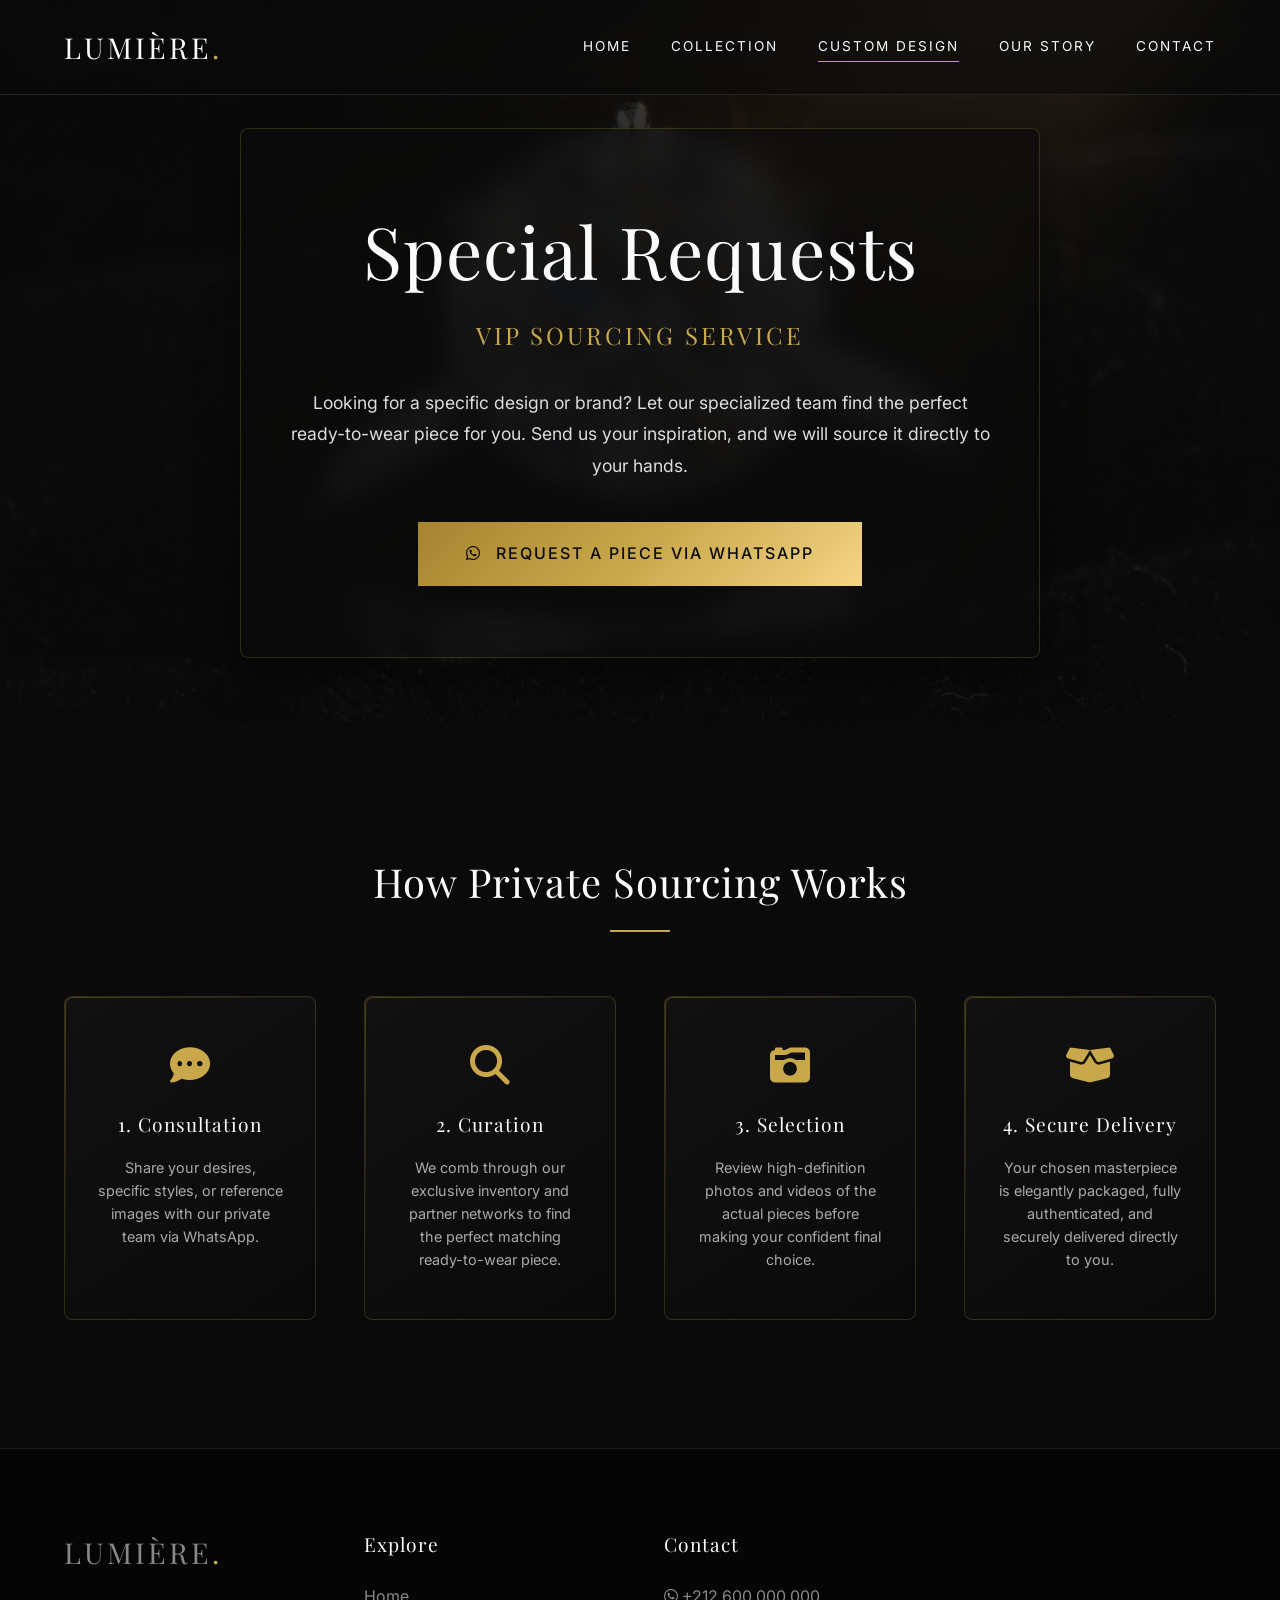
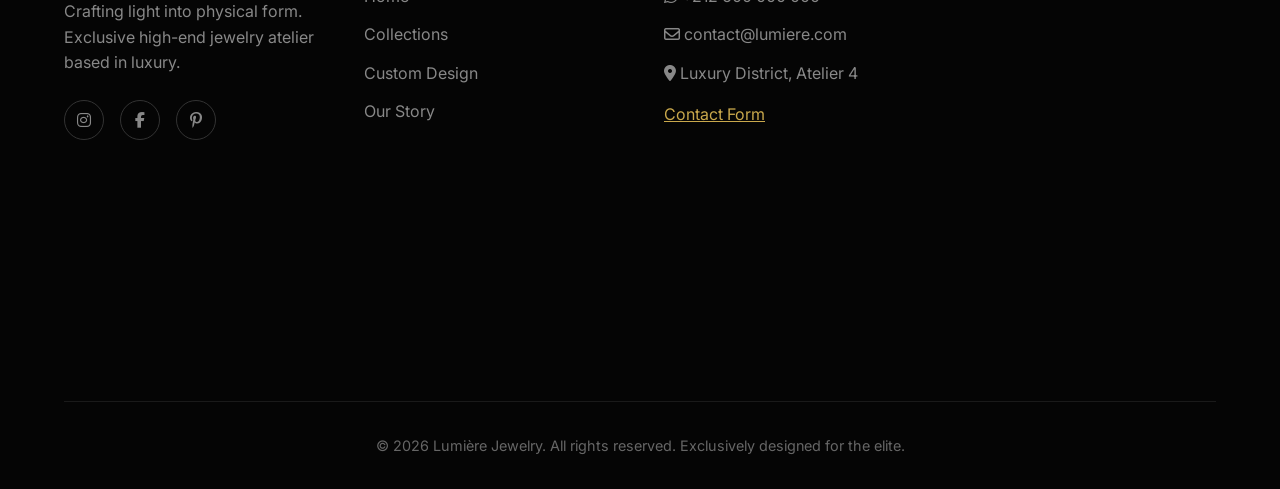
<file: custom.html>
<!DOCTYPE html>
<html lang="en">
<head>
    <meta charset="UTF-8">
    <meta name="viewport" content="width=device-width, initial-scale=1.0">
    <title>Bespoke Customs | Lumière Jewelry</title>
    
    <!-- Google Fonts -->
    <link rel="preconnect" href="https://fonts.googleapis.com">
    <link rel="preconnect" href="https://fonts.gstatic.com" crossorigin>
    <link href="https://fonts.googleapis.com/css2?family=Inter:wght@300;400;500;600&family=Playfair+Display:ital,wght@0,400;0,500;0,600;0,700;1,400&display=swap" rel="stylesheet">
    
    <!-- FontAwesome Icons -->
    <link rel="stylesheet" href="https://cdnjs.cloudflare.com/ajax/libs/font-awesome/6.4.0/css/all.min.css">
    
    <!-- Main CSS -->
    <link rel="stylesheet" href="css/style.css">
</head>
<body>

    <!-- Navigation -->
    <nav class="navbar" style="background: rgba(10, 10, 10, 0.95); border-bottom: 1px solid #222;">
        <a href="index.html" class="brand-logo">Lumière<span>.</span></a>
        
        <div class="nav-links">
            <a href="index.html">Home</a>
            <a href="collection.html">Collection</a>
            <a href="custom.html" class="active">Custom Design</a>
            <a href="about.html">Our Story</a>
            <a href="contact.html">Contact</a>
        </div>
        
        <button class="mobile-menu-btn">
            <i class="fas fa-bars"></i>
        </button>
    </nav>

    <!-- Bespoke Hero Section -->
    <header class="custom-hero" style="padding-top: 8rem; padding-bottom: 4rem;">
        <div class="hero-content" style="background: rgba(10,10,10,0.6); max-width: 800px; padding: 4rem 3rem; backdrop-filter: blur(12px); border-radius: 8px; border: 1px solid var(--glass-border); box-shadow: 0 20px 40px rgba(0,0,0,0.5);">
            <h1 class="serif" style="font-size: 4.5rem; margin-bottom: 0.5rem; color: var(--white);">Special Requests</h1>
            <h2 class="serif" style="color: var(--gold); font-size: 1.5rem; letter-spacing: 3px; margin-bottom: 2rem;">VIP SOURCING SERVICE</h2>
            <p style="font-size: 1.1rem; line-height: 1.8; margin-bottom: 2.5rem; color: #ddd;">Looking for a specific design or brand? Let our specialized team find the perfect ready-to-wear piece for you. Send us your inspiration, and we will source it directly to your hands.</p>
            
            <a href="#" class="btn btn-solid wa-btn" data-action="custom" style="font-size: 1rem; padding: 1.2rem 3rem;"><i class="fab fa-whatsapp"></i> Request a Piece via WhatsApp</a>
        </div>
    </header>

    <!-- Custom Process -->
    <section class="section">
        <h2 class="section-title reveal">How Private Sourcing Works</h2>
        
        <div class="steps-grid" style="grid-template-columns: repeat(4, 1fr);">
            <div class="step-card reveal">
                <i class="fas fa-comment-dots step-icon"></i>
                <h3 class="step-title" style="font-size: 1.2rem;">1. Consultation</h3>
                <p class="step-desc" style="font-size: 0.9rem;">Share your desires, specific styles, or reference images with our private team via WhatsApp.</p>
            </div>
            
            <div class="step-card reveal" style="transition-delay: 0.1s">
                <i class="fas fa-search step-icon"></i>
                <h3 class="step-title" style="font-size: 1.2rem;">2. Curation</h3>
                <p class="step-desc" style="font-size: 0.9rem;">We comb through our exclusive inventory and partner networks to find the perfect matching ready-to-wear piece.</p>
            </div>
            
            <div class="step-card reveal" style="transition-delay: 0.2s">
                <i class="fas fa-camera-retro step-icon"></i>
                <h3 class="step-title" style="font-size: 1.2rem;">3. Selection</h3>
                <p class="step-desc" style="font-size: 0.9rem;">Review high-definition photos and videos of the actual pieces before making your confident final choice.</p>
            </div>
            
            <div class="step-card reveal" style="transition-delay: 0.3s">
                <i class="fas fa-box-open step-icon"></i>
                <h3 class="step-title" style="font-size: 1.2rem;">4. Secure Delivery</h3>
                <p class="step-desc" style="font-size: 0.9rem;">Your chosen masterpiece is elegantly packaged, fully authenticated, and securely delivered directly to you.</p>
            </div>
        </div>
        
        <style>
            @media (max-width: 992px) {
                .steps-grid { grid-template-columns: repeat(2, 1fr) !important; }
            }
            @media (max-width: 768px) {
                .steps-grid { grid-template-columns: 1fr !important; }
            }
        </style>
    </section>

    <!-- Footer -->
    <footer>
        <div class="footer-grid">
            <div class="footer-col">
                <a href="index.html" class="brand-logo" style="margin-bottom: 1.5rem; display: block;">Lumière<span>.</span></a>
                <p>Crafting light into physical form. Exclusive high-end jewelry atelier based in luxury.</p>
                <div class="social-links" style="margin-top: 1.5rem;">
                    <a href="https://instagram.com"><i class="fab fa-instagram"></i></a>
                    <a href="https://facebook.com"><i class="fab fa-facebook-f"></i></a>
                    <a href="https://pinterest.com"><i class="fab fa-pinterest-p"></i></a>
                </div>
            </div>
            
            <div class="footer-col">
                <h3>Explore</h3>
                <a href="index.html">Home</a>
                <a href="collection.html">Collections</a>
                <a href="custom.html">Custom Design</a>
                <a href="about.html">Our Story</a>
            </div>
            
            <div class="footer-col">
                <h3>Contact</h3>
                <a href="#" class="wa-btn" data-action="general"><i class="fab fa-whatsapp"></i> +212 600 000 000</a>
                <a href="mailto:contact@lumierejewelry.com"><i class="far fa-envelope"></i> contact@lumiere.com</a>
                <p><i class="fas fa-map-marker-alt"></i> Luxury District, Atelier 4</p>
                <a href="contact.html" style="margin-top: 1rem; color: var(--gold); text-decoration: underline;">Contact Form</a>
            </div>
            
            <div class="footer-col map-container">
                <iframe src="https://www.google.com/maps/embed?pb=!1m18!1m12!1m3!1d3323.846458428178!2d-7.632661884797089!3d33.58334468073602!2m3!1f0!2f0!3f0!3m2!1i1024!2i768!4f13.1!3m3!1m2!1s0xda7d2bcf398b1b1%3A0xe54df9c39cc5a51c!2sTwin%20Center%2C%20Casablanca!5e0!3m2!1sen!2sma!4v1628104523674!5m2!1sen!2sma" allowfullscreen="" loading="lazy"></iframe>
            </div>
        </div>
        
        <div class="footer-bottom">
            <p>&copy; 2026 Lumière Jewelry. All rights reserved. Exclusively designed for the elite.</p>
        </div>
    </footer>

    <!-- Scripts -->
    <script src="js/main.js"></script>
</body>
</html>
</file>
<file: css/style.css>
:root {
  --black: #0a0a0a;
  --black-light: #1a1a1a;
  --gold: #c9a84c;
  --gold-light: #f5d485;
  --gold-dark: #a68430;
  --white: #fafafa;
  --glass: rgba(10, 10, 10, 0.6);
  --glass-border: rgba(201, 168, 76, 0.2);
  --glass-border-hover: rgba(201, 168, 76, 0.5);
  --shadow-3d: 0 20px 40px rgba(0, 0, 0, 0.8), inset 0 1px 0 rgba(255, 255, 255, 0.1);
  --font-serif: 'Playfair Display', serif;
  --font-sans: 'Inter', sans-serif;
}

* {
  margin: 0;
  padding: 0;
  box-sizing: border-box;
}

html {
  scroll-behavior: smooth;
}

body {
  font-family: var(--font-sans);
  background-color: var(--black);
  color: var(--white);
  line-height: 1.6;
  overflow-x: hidden;
}

h1, h2, h3, h4, .serif {
  font-family: var(--font-serif);
  font-weight: 300;
  letter-spacing: 1px;
}

a {
  text-decoration: none;
  color: inherit;
  transition: all 0.3s ease;
}

ul {
  list-style: none;
}

/* Glassmorphic Navbar */
.navbar {
  position: fixed;
  top: 0;
  width: 100%;
  padding: 1.5rem 5%;
  display: flex;
  justify-content: space-between;
  align-items: center;
  z-index: 1000;
  background: var(--glass);
  backdrop-filter: blur(12px);
  -webkit-backdrop-filter: blur(12px);
  border-bottom: 1px solid var(--glass-border);
  transition: all 0.3s ease;
}

.brand-logo {
  font-family: var(--font-serif);
  font-size: 1.8rem;
  color: var(--white);
  text-transform: uppercase;
  letter-spacing: 3px;
}

.brand-logo span {
  color: var(--gold);
}

.nav-links {
  display: flex;
  gap: 2.5rem;
}

.nav-links a {
  font-size: 0.85rem;
  text-transform: uppercase;
  letter-spacing: 2px;
  position: relative;
}

.nav-links a::after {
  content: '';
  position: absolute;
  width: 0;
  height: 1px;
  bottom: -4px;
  left: 0;
  background-color: var(--gold);
  transition: width 0.3s ease;
}

.nav-links a:hover::after, .nav-links a.active::after {
  width: 100%;
}

.mobile-menu-btn {
  display: none;
  background: none;
  border: none;
  color: var(--white);
  font-size: 1.5rem;
  cursor: pointer;
}

/* Buttons */
.btn {
  display: inline-block;
  padding: 1rem 2.5rem;
  font-size: 0.9rem;
  text-transform: uppercase;
  letter-spacing: 2px;
  border: 1px solid var(--gold);
  background: transparent;
  color: var(--white);
  cursor: pointer;
  position: relative;
  overflow: hidden;
  transition: all 0.4s cubic-bezier(0.165, 0.84, 0.44, 1);
  z-index: 1;
}

.btn::before {
  content: '';
  position: absolute;
  top: 0;
  left: 0;
  width: 0%;
  height: 100%;
  background: linear-gradient(90deg, var(--gold), var(--gold-light));
  transition: all 0.4s cubic-bezier(0.165, 0.84, 0.44, 1);
  z-index: -1;
}

.btn:hover::before {
  width: 100%;
}

.btn:hover {
  color: var(--black);
  border-color: var(--gold-light);
  box-shadow: 0 0 20px rgba(201, 168, 76, 0.4);
}

.btn-solid {
  background: linear-gradient(135deg, var(--gold-dark), var(--gold), var(--gold-light));
  color: var(--black);
  border: none;
  font-weight: 500;
}

.btn-solid:hover {
  transform: translateY(-2px);
  box-shadow: 0 10px 20px rgba(201, 168, 76, 0.3);
  color: var(--black);
}

.btn-solid::before {
  display: none;
}

.btn i {
  margin-right: 8px;
}

/* Hero Section */
.hero {
  min-height: 100vh;
  display: flex;
  align-items: center;
  position: relative;
  padding: 0 5%;
  overflow: hidden;
}

.hero-bg {
  position: absolute;
  top: 0;
  left: 0;
  width: 100%;
  height: 100%;
  z-index: -2;
  background-image: url('../images/hero.png');
  background-size: cover;
  background-position: center;
  filter: brightness(0.6);
  transform: scale(1.05); /* Avoid edges when animating */
  animation: slowZoom 20s infinite alternate;
}

@keyframes slowZoom {
  from { transform: scale(1); }
  to { transform: scale(1.1); }
}

.hero-overlay {
  position: absolute;
  top: 0;
  left: 0;
  width: 100%;
  height: 100%;
  background: linear-gradient(to right, rgba(10,10,10,0.9) 0%, rgba(10,10,10,0.4) 100%);
  z-index: -1;
}

.hero-content {
  max-width: 600px;
  z-index: 1;
}

.hero h1 {
  font-size: 4.5rem;
  line-height: 1.1;
  margin-bottom: 1.5rem;
  background: linear-gradient(to right, var(--white), var(--gold-light));
  -webkit-background-clip: text;
  -webkit-text-fill-color: transparent;
  opacity: 0;
  transform: translateY(30px);
  animation: fadeUp 1s forwards 0.5s;
}

.hero p {
  font-size: 1.2rem;
  margin-bottom: 2.5rem;
  color: #ccc;
  opacity: 0;
  transform: translateY(30px);
  animation: fadeUp 1s forwards 0.8s;
}

.hero-ctas {
  display: flex;
  gap: 1rem;
  opacity: 0;
  transform: translateY(30px);
  animation: fadeUp 1s forwards 1.1s;
}

/* Sections */
.section {
  padding: 8rem 5%;
}

.section-title {
  text-align: center;
  font-size: 2.5rem;
  margin-bottom: 4rem;
  color: var(--white);
  position: relative;
}

.section-title::after {
  content: '';
  display: block;
  width: 60px;
  height: 2px;
  background: var(--gold);
  margin: 1rem auto 0;
}

/* Product Grid (Collection & Home) */
.product-grid {
  display: grid;
  grid-template-columns: repeat(auto-fill, minmax(300px, 1fr));
  gap: 2.5rem;
}

.product-card {
  background: var(--black-light);
  border-radius: 4px;
  overflow: hidden;
  border: 1px solid rgba(255,255,255,0.05);
  box-shadow: 0 10px 30px rgba(0,0,0,0.5);
  transition: all 0.5s cubic-bezier(0.25, 0.8, 0.25, 1);
  position: relative;
  display: flex;
  flex-direction: column;
}

.product-card:hover {
  transform: translateY(-10px);
  box-shadow: var(--shadow-3d);
  border-color: var(--glass-border-hover);
}

.product-img-wrapper {
  position: relative;
  width: 100%;
  padding-top: 100%; /* 1:1 Aspect Ratio */
  overflow: hidden;
  background: radial-gradient(circle at center, #222 0%, #0a0a0a 100%);
}

.product-img-wrapper img {
  position: absolute;
  top: 0;
  left: 0;
  width: 100%;
  height: 100%;
  object-fit: cover;
  transition: transform 0.7s ease;
}

.product-card:hover .product-img-wrapper img {
  transform: scale(1.08);
}

.product-info {
  padding: 1.5rem;
  text-align: center;
  display: flex;
  flex-direction: column;
  flex-grow: 1;
}

.product-title {
  font-size: 1.2rem;
  margin-bottom: 0.5rem;
  color: var(--white);
}

.product-actions {
  display: flex;
  flex-direction: column;
  gap: 0.5rem;
  margin-top: auto;
}

.product-actions .btn {
  width: 100%;
  padding: 0.8rem 1rem;
  font-size: 0.8rem;
}

/* How It Works */
.steps-grid {
  display: grid;
  grid-template-columns: repeat(3, 1fr);
  gap: 3rem;
  text-align: center;
}

.step-card {
  padding: 3rem 2rem;
  background: linear-gradient(145deg, #111, #0a0a0a);
  border-radius: 8px;
  border: 1px solid var(--glass-border);
  position: relative;
  z-index: 1;
}

.step-card::before {
  content: '';
  position: absolute;
  inset: 0;
  border-radius: 8px;
  padding: 1px;
  background: linear-gradient(135deg, var(--gold), transparent, transparent);
  -webkit-mask: linear-gradient(#fff 0 0) content-box, linear-gradient(#fff 0 0);
  -webkit-mask-composite: xor;
  mask-composite: exclude;
  z-index: -1;
  opacity: 0.3;
  transition: opacity 0.5s ease;
}

.step-card:hover::before {
  opacity: 1;
}

.step-icon {
  font-size: 2.5rem;
  color: var(--gold);
  margin-bottom: 1.5rem;
}

.step-title {
  font-size: 1.5rem;
  margin-bottom: 1rem;
}

.step-desc {
  color: #aaa;
}

/* About Section */
.about-grid {
  display: grid;
  grid-template-columns: 1fr 1fr;
  gap: 5rem;
  align-items: center;
}

.about-text {
  font-size: 1.1rem;
  color: #bbb;
}

.about-text p {
  margin-bottom: 1.5rem;
}

.about-img {
  position: relative;
}

.about-img::after {
  content: '';
  position: absolute;
  top: 20px;
  left: -20px;
  width: 100%;
  height: 100%;
  border: 2px solid var(--gold);
  z-index: -1;
}

.about-img img {
  width: 100%;
  border-radius: 4px;
}

/* Contact / Form Section */
.contact-container {
  display: grid;
  grid-template-columns: 1fr 1fr;
  gap: 4rem;
  background: var(--black-light);
  padding: 4rem;
  border-radius: 8px;
  border: 1px solid rgba(255,255,255,0.05);
}

.form-group {
  margin-bottom: 1.5rem;
}

.form-control {
  width: 100%;
  padding: 1rem;
  background: var(--black);
  border: 1px solid #333;
  color: var(--white);
  font-family: var(--font-sans);
  transition: border-color 0.3s ease;
}

.form-control:focus {
  outline: none;
  border-color: var(--gold);
}

textarea.form-control {
  min-height: 150px;
  resize: vertical;
}

.contact-info-block {
  margin-bottom: 2rem;
}

.contact-info-block h4 {
  color: var(--gold);
  margin-bottom: 0.5rem;
  font-size: 1.2rem;
}

.contact-info-block p {
  color: #aaa;
}

/* Custom Design specific */
.custom-hero {
  min-height: 60vh;
  display: flex;
  align-items: center;
  justify-content: center;
  text-align: center;
  background: linear-gradient(rgba(10,10,10,0.8), rgba(10,10,10,0.9)), url('../images/ring-01.png') center/cover;
}

/* Map */
.map-container iframe {
  width: 100%;
  height: 400px;
  border: none;
  filter: grayscale(100%) invert(90%) contrast(1.2);
}

/* Footer */
footer {
  background: #050505;
  padding: 5rem 5% 2rem;
  border-top: 1px solid #1a1a1a;
}

.footer-grid {
  display: grid;
  grid-template-columns: repeat(4, 1fr);
  gap: 3rem;
  margin-bottom: 4rem;
}

.footer-col h3 {
  color: var(--white);
  margin-bottom: 1.5rem;
  font-size: 1.2rem;
}

.footer-col p, .footer-col a {
  color: #888;
  display: block;
  margin-bottom: 0.8rem;
}

.footer-col a:hover {
  color: var(--gold);
}

.social-links {
  display: flex;
  gap: 1rem;
}

.social-links a {
  display: inline-flex;
  width: 40px;
  height: 40px;
  border: 1px solid #333;
  border-radius: 50%;
  align-items: center;
  justify-content: center;
  color: #888;
}

.social-links a:hover {
  background: var(--gold);
  color: var(--black);
  border-color: var(--gold);
}

.footer-bottom {
  text-align: center;
  padding-top: 2rem;
  border-top: 1px solid #1a1a1a;
  color: #666;
  font-size: 0.9rem;
}

/* Animations */
@keyframes fadeUp {
  from { opacity: 0; transform: translateY(30px); }
  to { opacity: 1; transform: translateY(0); }
}

.reveal {
  opacity: 0;
  transform: translateY(40px);
  transition: all 0.8s cubic-bezier(0.5, 0, 0, 1);
}

.reveal.active {
  opacity: 1;
  transform: translateY(0);
}

/* Responsive */
@media (max-width: 992px) {
  .hero h1 { font-size: 3.5rem; }
  .about-grid, .contact-container { grid-template-columns: 1fr; }
  .footer-grid { grid-template-columns: 1fr 1fr; }
  .steps-grid { grid-template-columns: 1fr; }
}

@media (max-width: 768px) {
  .nav-links {
    position: fixed;
    top: 0;
    right: -100%;
    width: 250px;
    height: 100vh;
    background: var(--black);
    flex-direction: column;
    padding: 6rem 2rem;
    transition: 0.4s ease;
    border-left: 1px solid #222;
  }
  .nav-links.active { right: 0; }
  .mobile-menu-btn { display: block; z-index: 1001; }
  .hero h1 { font-size: 2.5rem; }
  .hero-ctas { flex-direction: column; }
  .contact-container { padding: 2rem; }
  .footer-grid { grid-template-columns: 1fr; }
}
</file>
